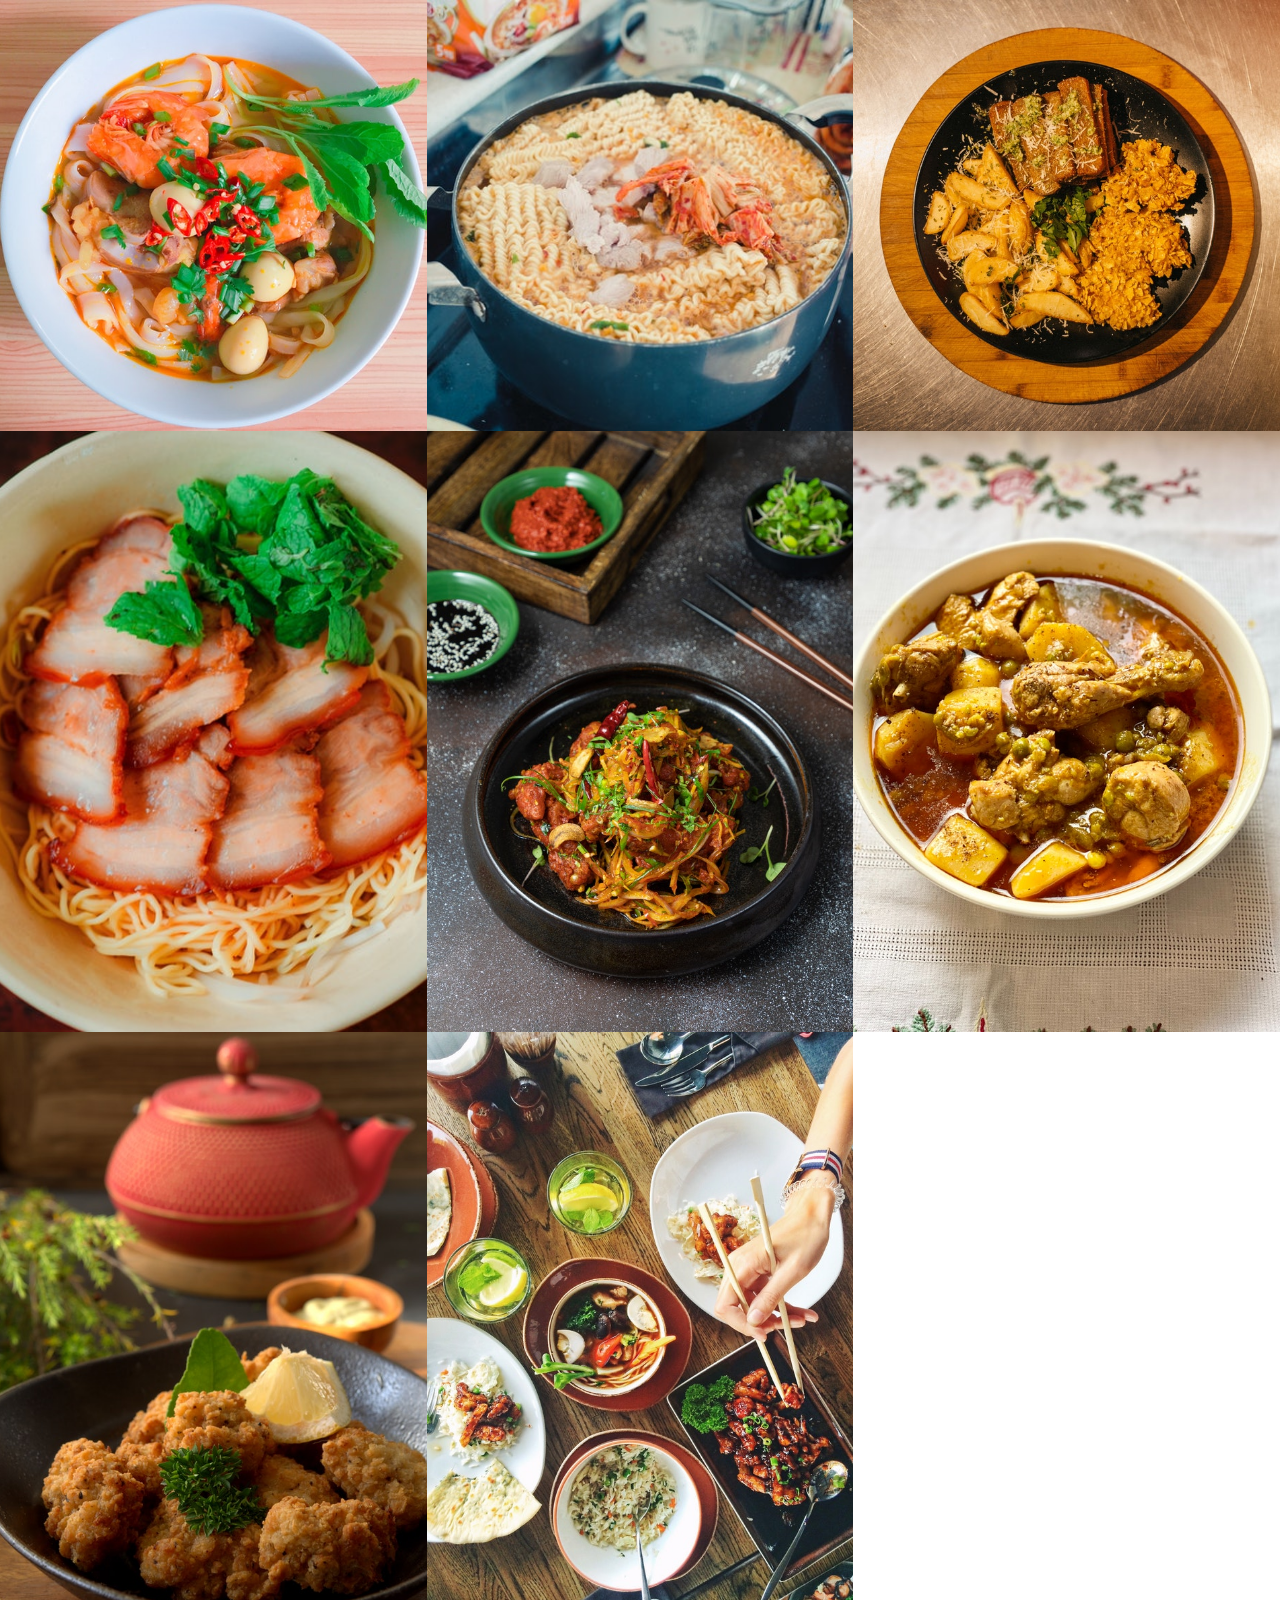
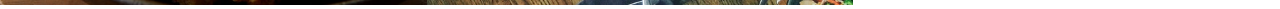
<file: lab4/index.html>
<!DOCTYPE html>
<html lang="en">
<head>
    <meta charset="UTF-8">
    <meta name="viewport" content="width=device-width, initial-scale=1.0">
    <link rel="stylesheet" href="t4.css" >
    <title>Document</title>
</head>
<body>
    <section class="gallery">
        <div class="img-container">
            <img src="foods-images/small/s_1.jpg" alt="1">
        </div>
                <div class="img-container">
            <img src="foods-images/small/s_2.jpg" alt="2">
        </div>
                <div class="img-container">
            <img src="foods-images/small/s_3.jpg" alt="3">
        </div>
                <div class="img-container">
            <img src="foods-images/small/s_4.jpg" alt="4">
        </div>
                <div class="img-container">
            <img src="foods-images/small/s_5.jpg" alt="5">
        </div>
                <div class="img-container">
            <img src="foods-images/small/s_6.jpg" alt="6">
        </div>
                <div class="img-container">
            <img src="foods-images/small/s_7.jpg" alt="7">
        </div>
                <div class="img-container">
            <img src="foods-images/small/s_8.jpg" alt="8">
        </div>

    </section>
            <div class="modal">
            <img src="foods-images/full/1.jpg" alt="" class="full-image">
        </div>
            <script src="t4app.js"></script>


</body>
</html>
</file>
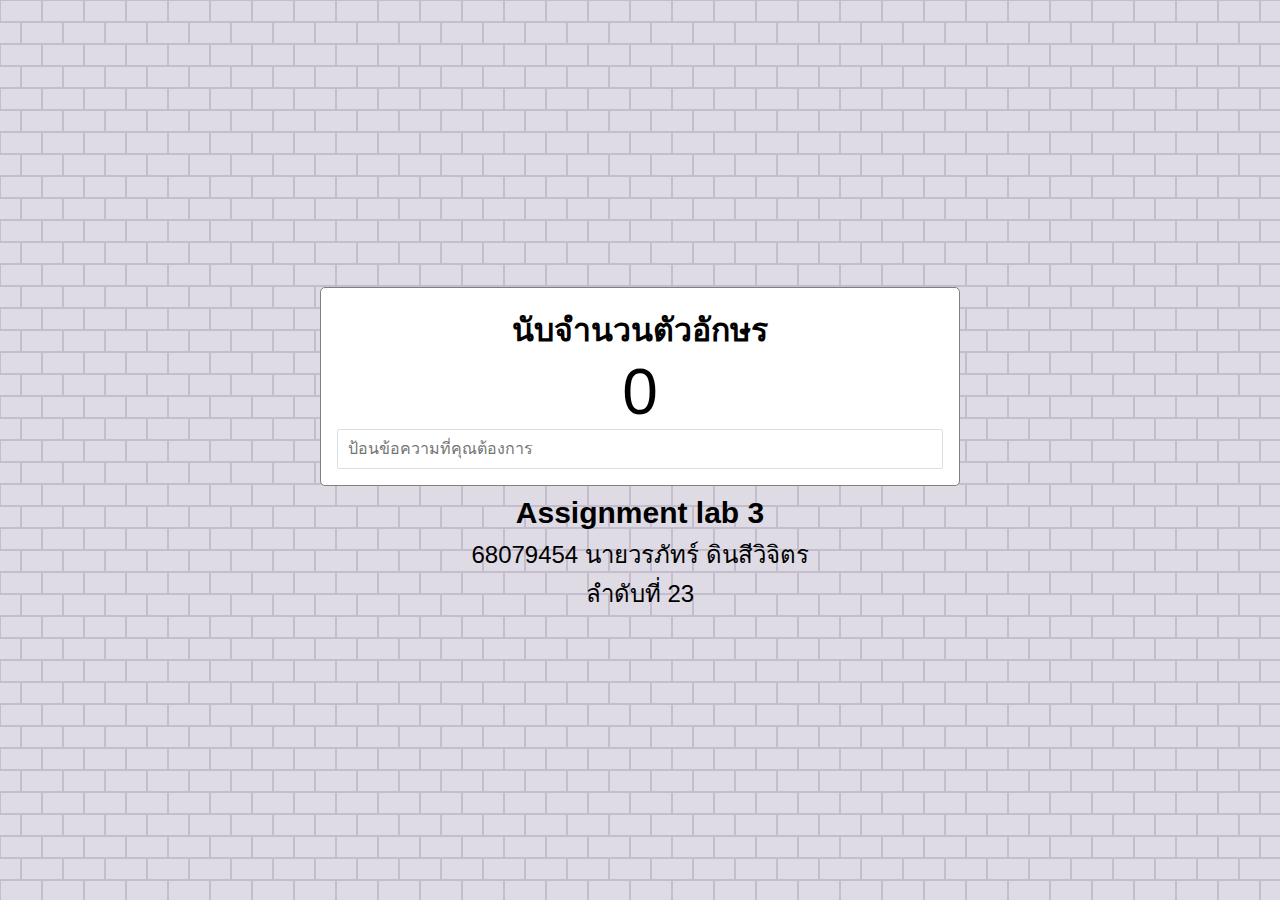
<file: lab3/L3_68079454.html>
<!DOCTYPE html>
<html lang="en">
<head>
    <meta charset="UTF-8">
    <meta name="viewport" content="width=device-width, initial-scale=1.0">
    <title>L3_68079454</title>
    <link rel="stylesheet" href="L3_style.css"> 
    
</head>
<body>
        <div class="container">
            <h1>นับจำนวนตัวอักษร</h1>
            <span class="count">0</span>
            <input type="text" placeholder="ป้อนข้อความที่คุณต้องการ">
        </div>
        <script src="L3_app.js"></script>


<div class="title">
  <h1>Assignment lab 3</h1>
  <p>68079454 นายวรภัทร์ ดินสีวิจิตร</p>
  <p> ลำดับที่ 23</p>
</div>

            
</body>

</html>
</file>
<file: lab4/t4.css>
*{
    box-sizing: border-box;
    padding: 0;
    margin: 0;
}

.gallery{
    display: grid;
    grid-template-columns: repeat(auto-fit,minmax(350px,1fr));
}

.img-container img{
    width: 100%;
    height: 100%;
    object-fit: cover;
    cursor: pointer;
}

.modal{
    background: rgb(100, 101, 114);
    position: fixed;
    left: 0;
    top: 0;
    width: 100%;
    height: 100%;
    pointer-events: none;
    opacity: 0;
    transition: all 0.4s ease-in-out;
}
.full-image{
    position: absolute;
    height: 85%;
    top: 50%;
    left: 50%;
    transform: translate(-50%,-50%);
    transition: all 0.3s ease-in-out;
}

.modal.open{
    opacity: 1;
    pointer-events: all;
}
</file>
<file: lab3/L3_style.css>
* {
    margin: 0;
    padding: 0;
    box-sizing: border-box;
    
}
@import url('https://fonts.googleapis.com/css2?family=Kanit:ital,wght@0,100;0,200;0,300;0,400;0,500;0,600;0,700;0,800;0,900;1,100;1,200;1,300;1,400;1,500;1,600;1,700;1,800;1,900&display=swap');

body{
    display: flex;
    flex-direction: column;
    align-items: center;
    justify-content: center;
    min-height: 100vh;
    margin: 0;
    font-family: 'Kanit', sans-serif;
background-color: #DFDBE5;
background-image: url("data:image/svg+xml,%3Csvg width='42' height='44' viewBox='0 0 42 44' xmlns='http://www.w3.org/2000/svg'%3E%3Cg id='Page-1' fill='none' fill-rule='evenodd'%3E%3Cg id='brick-wall' fill='%239C92AC' fill-opacity='0.4'%3E%3Cpath d='M0 0h42v44H0V0zm1 1h40v20H1V1zM0 23h20v20H0V23zm22 0h20v20H22V23z'/%3E%3C/g%3E%3C/g%3E%3C/svg%3E");
}

.container {
    width: 40rem;
    border: 1px solid gray;
    padding: 1rem;
    background: white;
    text-align: center;
    border-radius: 5px;
}
.count{
    font-size: 4rem;
    padding: 0 1rem;
    text-align: center;
}

input[type="text"] {
  display: block;
  font-size: 16px;
  border: 1px solid #dedede;
  border-radius: 2px;
  padding: 10px;
  width: 100%;
  outline: none;
}

.title {
  text-align: center;      /* จัดกึ่งกลาง */
  margin-top: 10px;
}

.title h1 {
  font-size: 30px;
  margin-bottom: 5px;
}

.title p {
  font-size: 24px;
  margin: 0;
}
</file>
